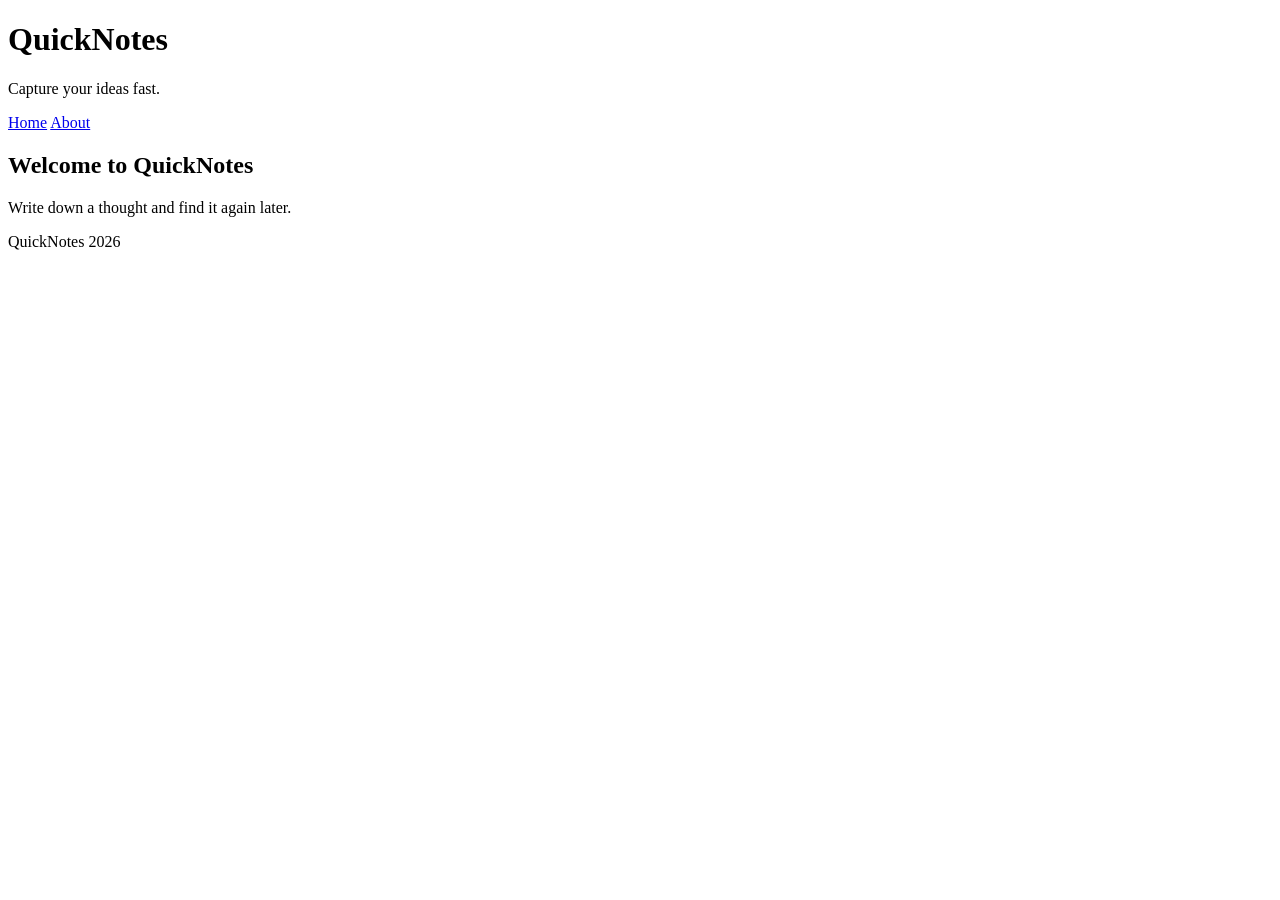
<file: day1/index.html>
<!DOCTYPE html>
<html lang="en">
<head>
  <meta charset="UTF-8">
  <meta name="viewport" content="width=device-width, initial-scale=1.0">
  <title>QuickNotes</title>
</head>
<body>
  <header>
    <h1>QuickNotes</h1>
    <p>Capture your ideas fast.</p>
    <nav>
      <a href="index.html">Home</a>
      <a href="about.html">About</a>
    </nav>
  </header>

  <main>
    <h2>Welcome to QuickNotes</h2>
    <p>Write down a thought and find it again later.</p>
  </main>

  <footer>
    <p>QuickNotes 2026</p>
  </footer>
</body>
</html>
</file>
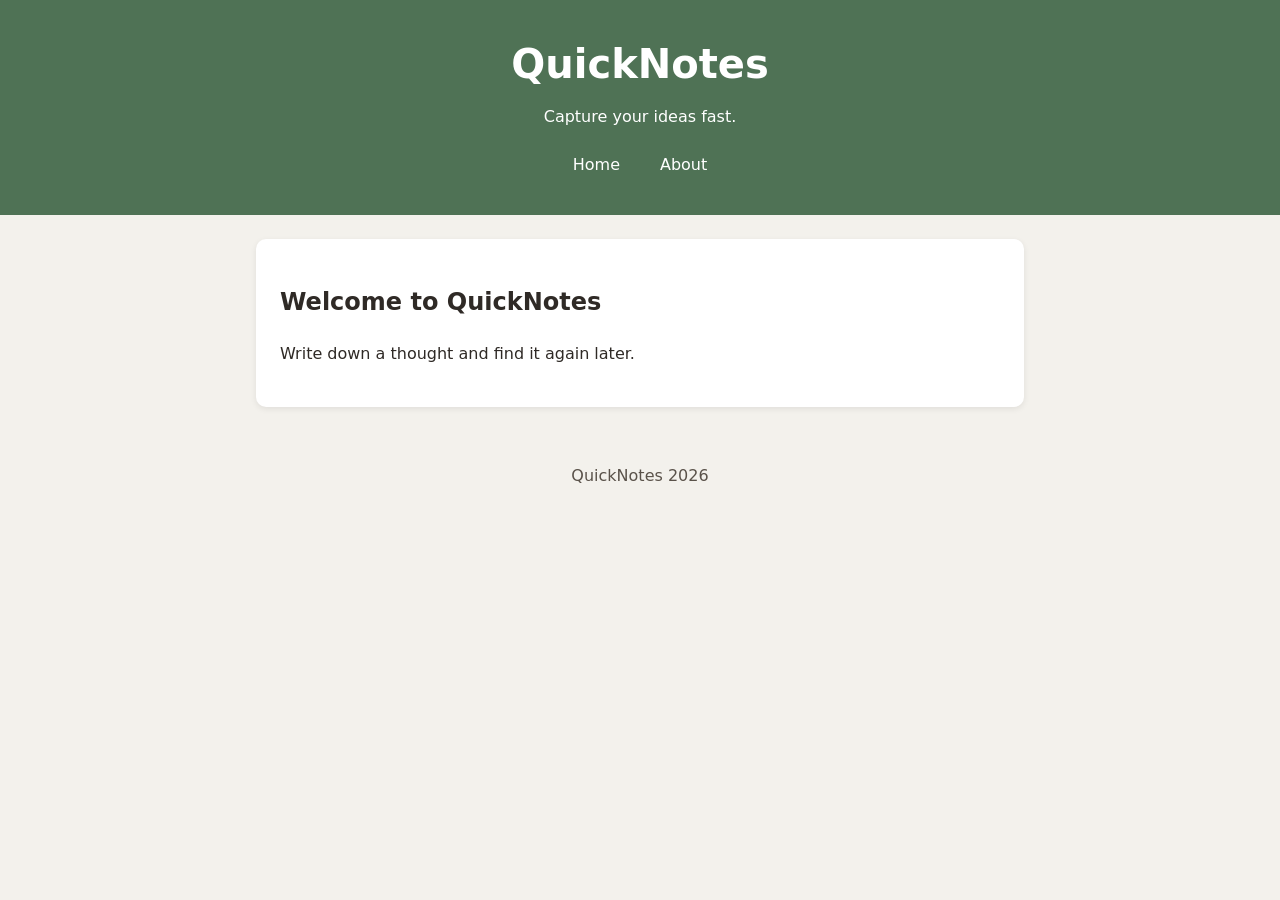
<file: day2/index.html>
<!DOCTYPE html>
<html lang="en">
<head>
  <meta charset="UTF-8">
  <meta name="viewport" content="width=device-width, initial-scale=1.0">
  <title>QuickNotes</title>
  <link rel="stylesheet" href="style.css">
</head>
<body>
  <header>
    <h1>QuickNotes</h1>
    <p>Capture your ideas fast.</p>
    <nav>
      <a href="index.html">Home</a>
      <a href="about.html">About</a>
    </nav>
  </header>

  <main>
    <section>
      <h2>Welcome to QuickNotes</h2>
      <p>Write down a thought and find it again later.</p>
    </section>
  </main>

  <footer>
    <p>QuickNotes 2026</p>
  </footer>
</body>
</html>
</file>
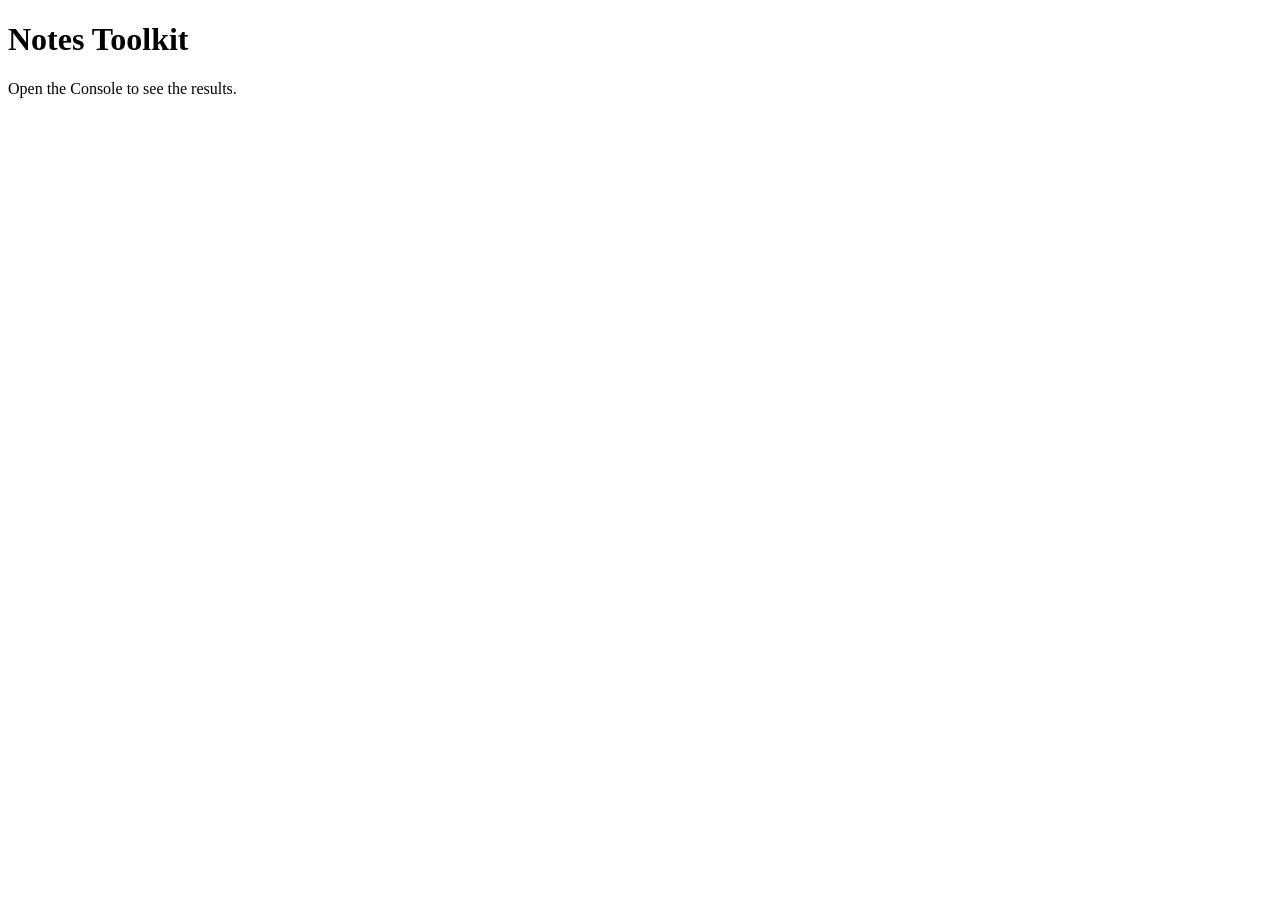
<file: day3/index.html>
<!DOCTYPE html>
<html lang="en">
<head>
  <meta charset="UTF-8">
  <meta name="viewport" content="width=device-width, initial-scale=1.0">
  <title>Notes Toolkit</title>
  <script src="script.js" defer></script>
</head>
<body>
  <h1>Notes Toolkit</h1>
  <p>Open the Console to see the results.</p>
</body>
</html>
</file>
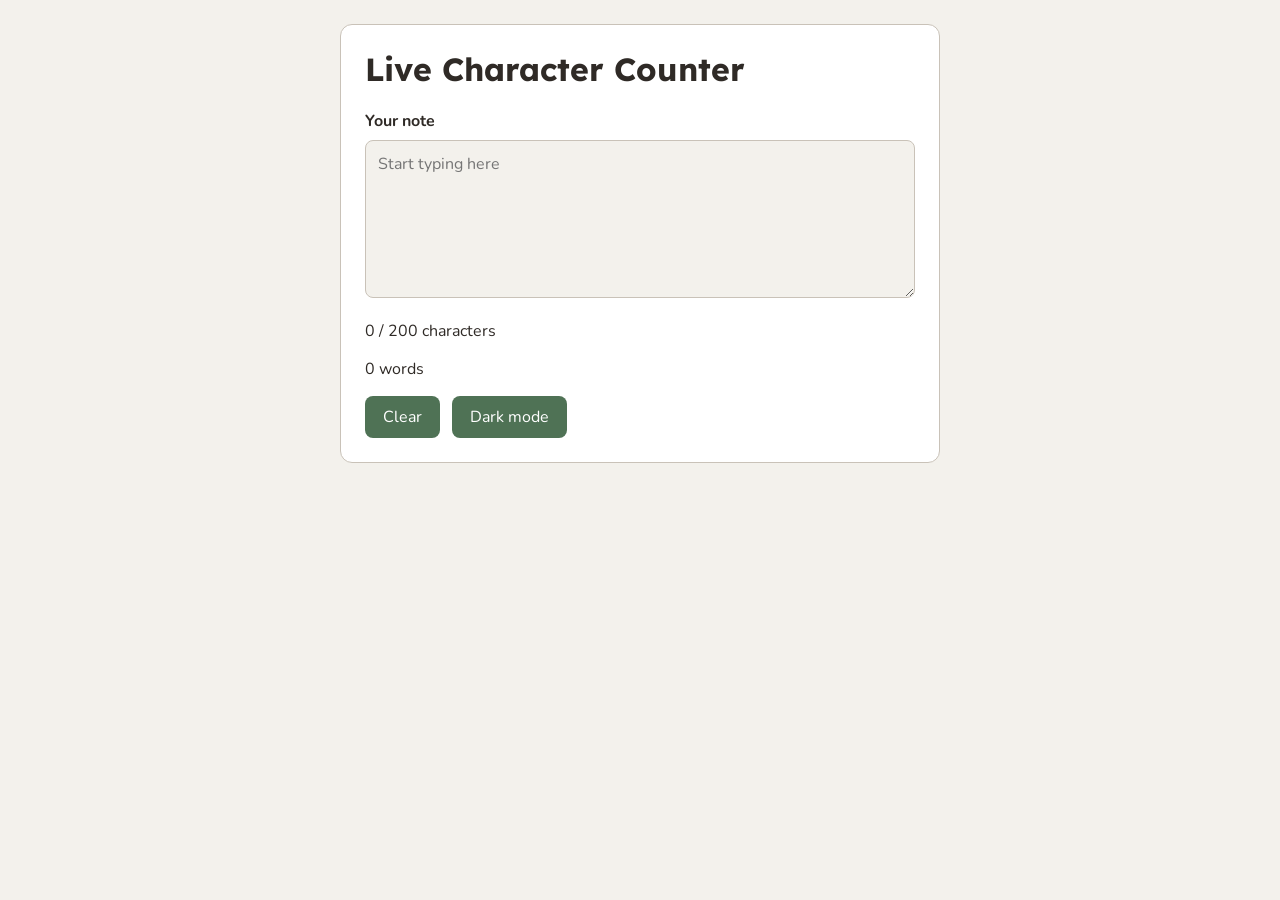
<file: day4/index.html>
<!DOCTYPE html>
<html lang="en">
<head>
  <meta charset="UTF-8">
  <meta name="viewport" content="width=device-width, initial-scale=1.0">
  <title>Live Character Counter</title>
  <link href="https://fonts.googleapis.com/css2?family=Lexend:wght@500;700&family=Nunito:wght@400;700&display=swap" rel="stylesheet">
  <link rel="stylesheet" href="style.css">
  <script src="script.js" defer></script>
</head>
<body>
  <main class="card">
    <h1>Live Character Counter</h1>
    <label for="note-text">Your note</label>
    <textarea id="note-text" rows="6" placeholder="Start typing here"></textarea>
    <p id="char-count">0 / 200 characters</p>
    <p id="word-count">0 words</p>
    <div class="buttons">
      <button id="clear-btn" type="button">Clear</button>
      <button id="theme-toggle" type="button">Dark mode</button>
    </div>
  </main>
</body>
</html>
</file>
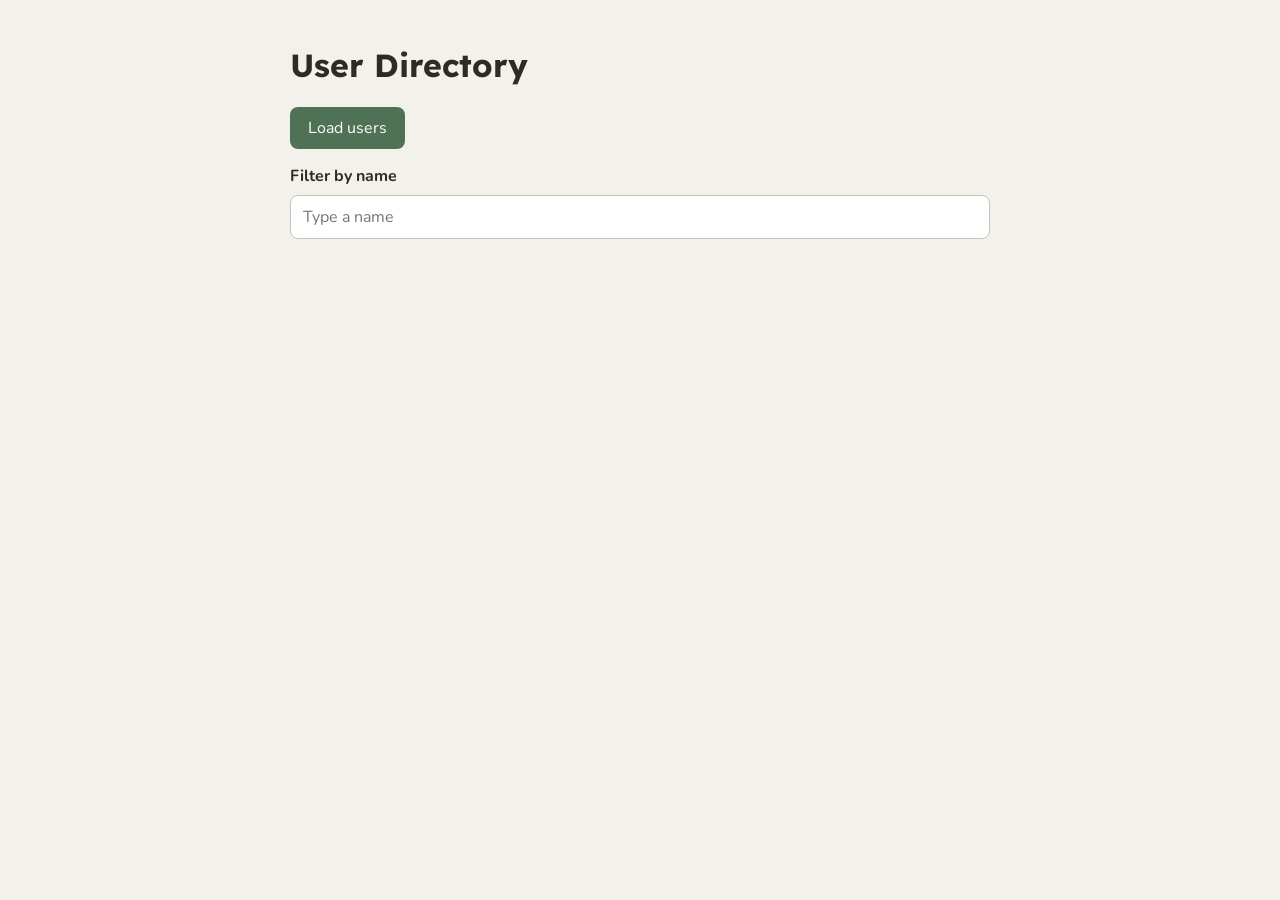
<file: day5/index.html>
<!DOCTYPE html>
<html lang="en">
<head>
  <meta charset="UTF-8">
  <meta name="viewport" content="width=device-width, initial-scale=1.0">
  <title>User Directory</title>
  <link href="https://fonts.googleapis.com/css2?family=Lexend:wght@500;700&family=Nunito:wght@400;700&display=swap" rel="stylesheet">
  <style>
    * {
      box-sizing: border-box;
    }

    body {
      margin: 0;
      padding: 24px 16px;
      font-family: "Nunito", system-ui, sans-serif;
      background: #f3f1ec;
      color: #2f2a26;
    }

    main {
      max-width: 700px;
      margin: 0 auto;
    }

    h1,
    h2 {
      font-family: "Lexend", system-ui, sans-serif;
    }

    label {
      display: block;
      margin-top: 16px;
      font-weight: bold;
    }

    input {
      width: 100%;
      margin-top: 8px;
      padding: 10px 12px;
      font: inherit;
      border: 1px solid #c9c2b8;
      border-radius: 8px;
    }

    button {
      padding: 10px 18px;
      font: inherit;
      background: #4f7255;
      color: #ffffff;
      border: none;
      border-radius: 8px;
      cursor: pointer;
      transition: background-color 0.3s ease;
    }

    button:hover {
      background: #b86f50;
    }

    button:disabled {
      opacity: 0.6;
      cursor: wait;
    }

    #status {
      min-height: 1.5em;
      font-weight: bold;
    }

    .loading {
      color: #5a524a;
    }

    .success {
      color: #4f7255;
    }

    .error {
      color: #c0392b;
    }

    #users-list {
      list-style: none;
      padding: 0;
    }

    .user-card {
      background: #ffffff;
      border-left: 6px solid #4f7255;
      border-radius: 8px;
      padding: 12px 16px;
      margin-bottom: 12px;
      box-shadow: 0 2px 6px rgba(0, 0, 0, 0.08);
    }

    .user-card h2 {
      margin: 0 0 8px;
      font-size: 1.1rem;
    }

    .user-card p {
      margin: 2px 0;
    }

    .empty-message {
      color: #5a524a;
      font-style: italic;
    }
  </style>
  <script src="users.js" defer></script>
</head>
<body>
  <main>
    <h1>User Directory</h1>
    <button id="load-users" type="button">Load users</button>

    <label for="filter-input">Filter by name</label>
    <input type="text" id="filter-input" placeholder="Type a name">

    <p id="status"></p>
    <ul id="users-list"></ul>
  </main>
</body>
</html>
</file>
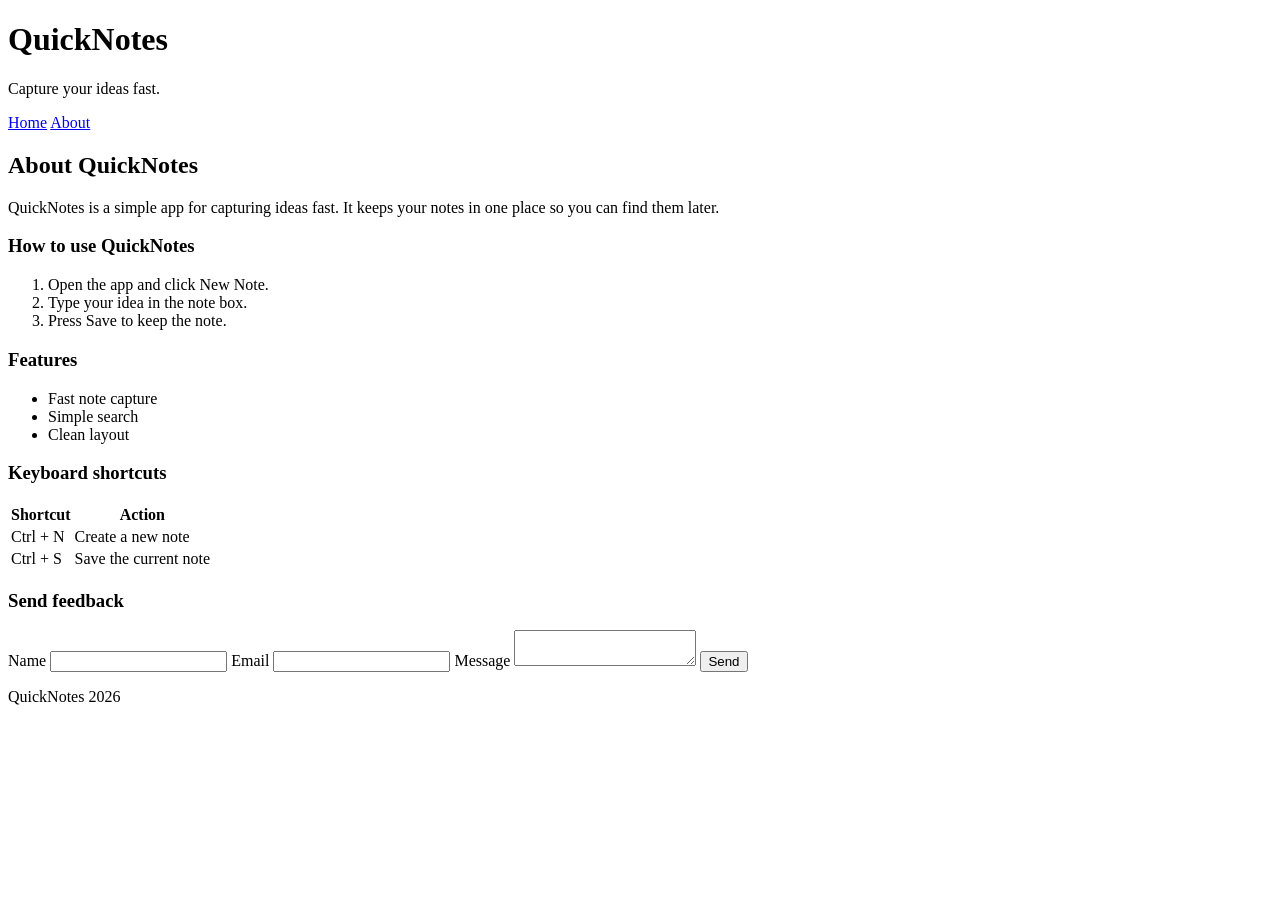
<file: day1/about.html>
<!DOCTYPE html>
<html lang="en">
<head>
  <meta charset="UTF-8">
  <meta name="viewport" content="width=device-width, initial-scale=1.0">
  <title>About QuickNotes</title>
</head>
<body>
  <header>
    <h1>QuickNotes</h1>
    <p>Capture your ideas fast.</p>
    <nav>
      <a href="index.html">Home</a>
      <a href="about.html">About</a>
    </nav>
  </header>

  <main>
    <h2>About QuickNotes</h2>
    <p>QuickNotes is a simple app for capturing ideas fast. It keeps your notes in one place so you can find them later.</p>

    <section>
      <h3>How to use QuickNotes</h3>
      <ol>
        <li>Open the app and click New Note.</li>
        <li>Type your idea in the note box.</li>
        <li>Press Save to keep the note.</li>
      </ol>
    </section>

    <section>
      <h3>Features</h3>
      <ul>
        <li>Fast note capture</li>
        <li>Simple search</li>
        <li>Clean layout</li>
      </ul>
    </section>

    <section>
      <h3>Keyboard shortcuts</h3>
      <table>
        <thead>
          <tr>
            <th>Shortcut</th>
            <th>Action</th>
          </tr>
        </thead>
        <tbody>
          <tr>
            <td>Ctrl + N</td>
            <td>Create a new note</td>
          </tr>
          <tr>
            <td>Ctrl + S</td>
            <td>Save the current note</td>
          </tr>
        </tbody>
      </table>
    </section>

    <section>
      <h3>Send feedback</h3>
      <form>
        <label for="name">Name</label>
        <input type="text" id="name" name="name" required>

        <label for="email">Email</label>
        <input type="email" id="email" name="email" required>

        <label for="message">Message</label>
        <textarea id="message" name="message" required></textarea>

        <button type="submit">Send</button>
      </form>
    </section>
  </main>

  <footer>
    <p>QuickNotes 2026</p>
  </footer>
</body>
</html>
</file>
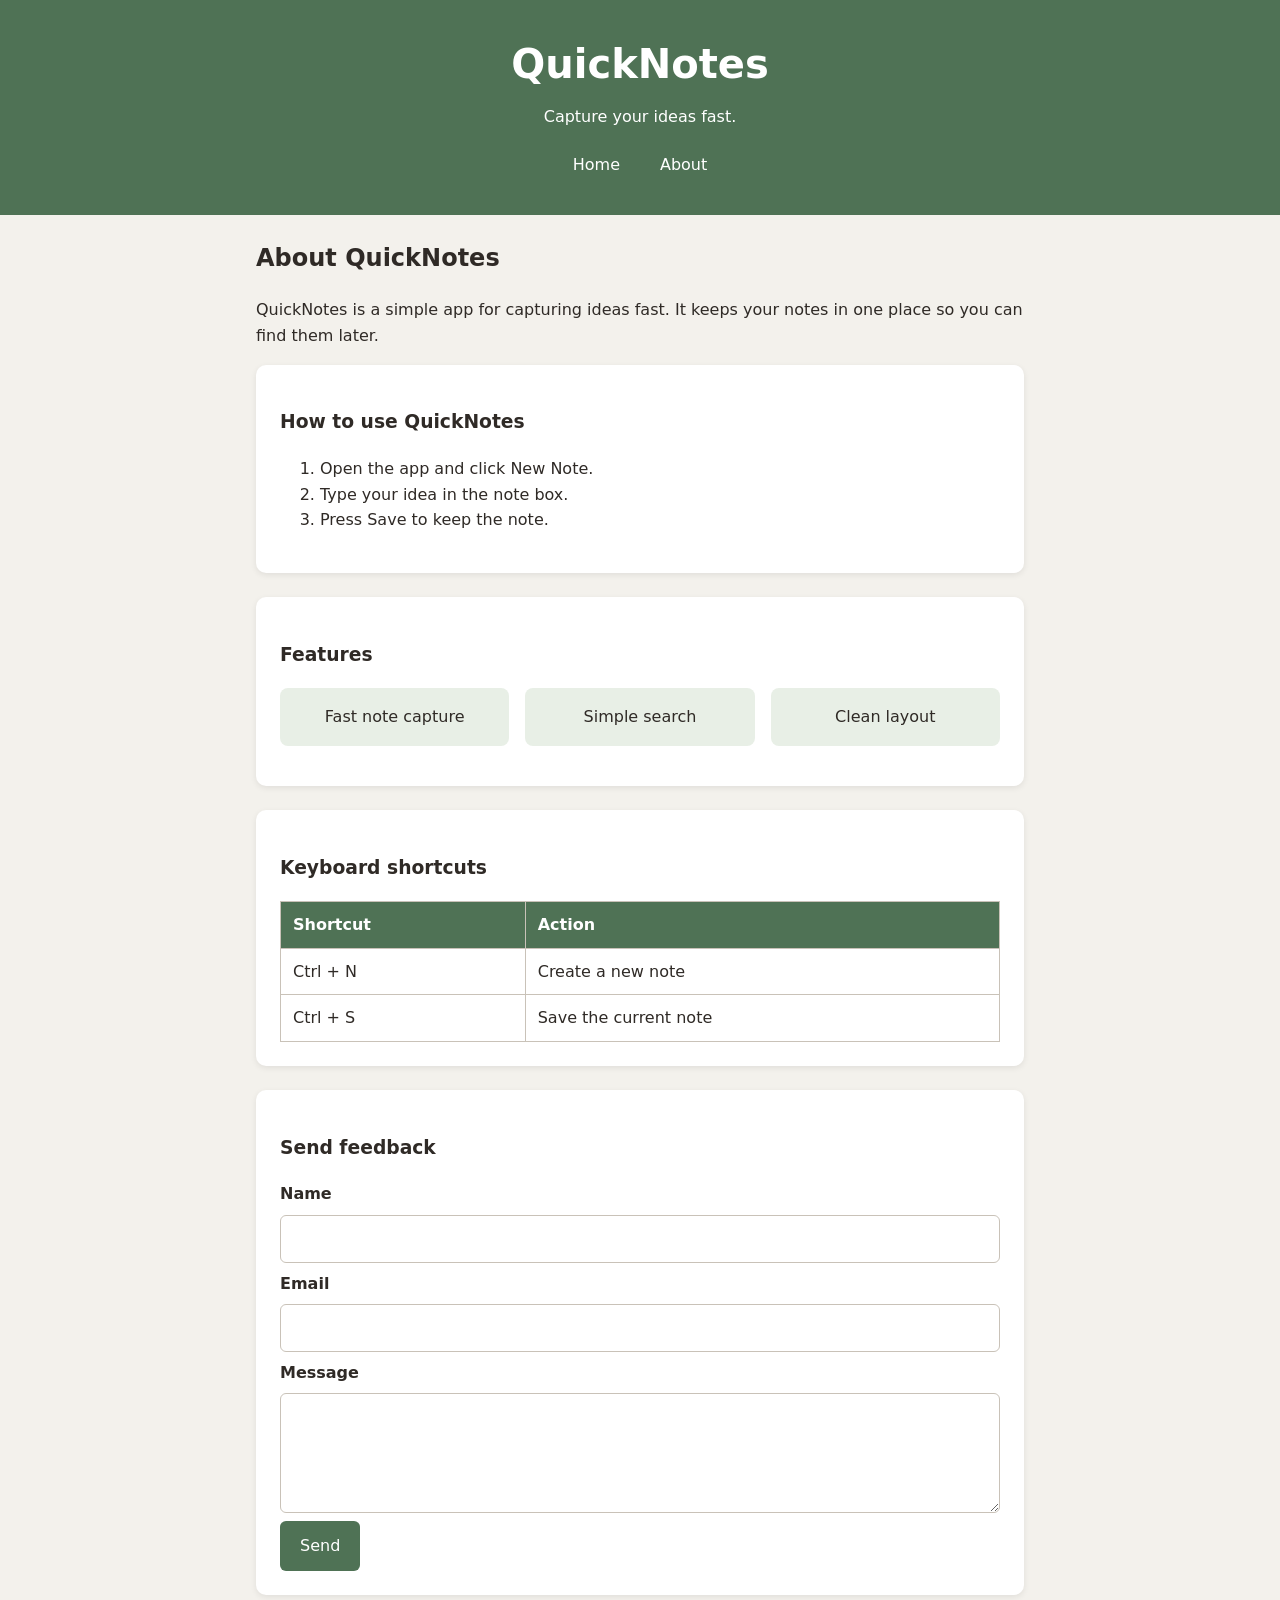
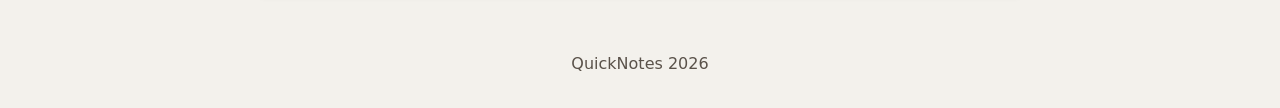
<file: day2/about.html>
<!DOCTYPE html>
<html lang="en">
<head>
  <meta charset="UTF-8">
  <meta name="viewport" content="width=device-width, initial-scale=1.0">
  <title>About QuickNotes</title>
  <link rel="stylesheet" href="style.css">
</head>
<body>
  <header>
    <h1>QuickNotes</h1>
    <p>Capture your ideas fast.</p>
    <nav>
      <a href="index.html">Home</a>
      <a href="about.html">About</a>
    </nav>
  </header>

  <main>
    <h2>About QuickNotes</h2>
    <p>QuickNotes is a simple app for capturing ideas fast. It keeps your notes in one place so you can find them later.</p>

    <section>
      <h3>How to use QuickNotes</h3>
      <ol>
        <li>Open the app and click New Note.</li>
        <li>Type your idea in the note box.</li>
        <li>Press Save to keep the note.</li>
      </ol>
    </section>

    <section>
      <h3>Features</h3>
      <ul class="features">
        <li>Fast note capture</li>
        <li>Simple search</li>
        <li>Clean layout</li>
      </ul>
    </section>

    <section>
      <h3>Keyboard shortcuts</h3>
      <table>
        <thead>
          <tr>
            <th>Shortcut</th>
            <th>Action</th>
          </tr>
        </thead>
        <tbody>
          <tr>
            <td>Ctrl + N</td>
            <td>Create a new note</td>
          </tr>
          <tr>
            <td>Ctrl + S</td>
            <td>Save the current note</td>
          </tr>
        </tbody>
      </table>
    </section>

    <section>
      <h3>Send feedback</h3>
      <form>
        <label for="name">Name</label>
        <input type="text" id="name" name="name" required>

        <label for="email">Email</label>
        <input type="email" id="email" name="email" required>

        <label for="message">Message</label>
        <textarea id="message" name="message" required></textarea>

        <button type="submit">Send</button>
      </form>
    </section>
  </main>

  <footer>
    <p>QuickNotes 2026</p>
  </footer>
</body>
</html>
</file>
<file: day2/style.css>
/* Reset and base */
* {
  box-sizing: border-box;
}

body {
  margin: 0;
  font-family: system-ui, Arial, sans-serif;
  line-height: 1.6;
  background: #f3f1ec;
  color: #2f2a26;
}

/* Header */
header {
  background: #4f7255;
  color: #ffffff;
  text-align: center;
  padding: 32px 16px;
}

header h1 {
  margin: 0 0 8px;
  font-size: 2.5rem;
}

header p {
  margin: 0 0 16px;
}

/* Navigation with Flexbox */
nav {
  display: flex;
  justify-content: center;
  gap: 16px;
}

nav a {
  color: #ffffff;
  text-decoration: none;
  padding: 6px 12px;
  border-radius: 6px;
  transition: background-color 0.3s ease;
}

nav a:hover {
  background-color: #b86f50;
}

/* Centred main and white section cards */
main {
  max-width: 800px;
  margin: 24px auto;
  padding: 0 16px;
}

section {
  background: #ffffff;
  padding: 24px;
  margin-bottom: 24px;
  border-radius: 10px;
  box-shadow: 0 2px 6px rgba(0, 0, 0, 0.08);
}

/* Features as a responsive grid of cards */
.features {
  list-style: none;
  padding: 0;
  display: grid;
  grid-template-columns: repeat(auto-fit, minmax(180px, 1fr));
  gap: 16px;
}

.features li {
  background: #e8efe6;
  padding: 16px;
  border-radius: 8px;
  text-align: center;
}

/* Shortcuts table */
table {
  width: 100%;
  border-collapse: collapse;
}

th,
td {
  border: 1px solid #c9c2b8;
  padding: 10px 12px;
  text-align: left;
}

th {
  background: #4f7255;
  color: #ffffff;
}

/* Feedback form stacked with full width fields */
form {
  display: flex;
  flex-direction: column;
  gap: 8px;
}

label {
  font-weight: bold;
}

input,
textarea {
  width: 100%;
  padding: 10px;
  border: 1px solid #c9c2b8;
  border-radius: 6px;
  font: inherit;
}

textarea {
  min-height: 120px;
  resize: vertical;
}

/* Buttons with a transition */
button {
  align-self: flex-start;
  background: #4f7255;
  color: #ffffff;
  border: none;
  padding: 12px 20px;
  border-radius: 6px;
  font: inherit;
  cursor: pointer;
  transition: background-color 0.3s ease, transform 0.2s ease;
}

button:hover {
  background: #b86f50;
  transform: translateY(-2px);
}

/* Footer */
footer {
  text-align: center;
  padding: 16px;
  color: #5a524a;
}

/* Small screens */
@media (max-width: 600px) {
  header {
    padding: 16px 12px;
  }

  header h1 {
    font-size: 1.6rem;
  }

  main {
    margin: 16px auto;
  }

  section {
    padding: 16px;
  }
}
</file>
<file: day4/style.css>
:root {
  --bg: #f3f1ec;
  --card: #ffffff;
  --text: #2f2a26;
  --border: #c9c2b8;
  --accent: #4f7255;
  --accent-hover: #b86f50;
  --button-text: #ffffff;
  --warning-color: #e67e22;
  --over-color: #c0392b;
}

body.dark {
  --bg: #1f2420;
  --card: #2a312b;
  --text: #ece8e1;
  --border: #4a544b;
  --accent: #7fa886;
  --accent-hover: #d08a6b;
  --button-text: #1f2420;
}

* {
  box-sizing: border-box;
}

body {
  margin: 0;
  padding: 24px 16px;
  font-family: "Nunito", system-ui, sans-serif;
  background: var(--bg);
  color: var(--text);
  transition: background-color 0.3s ease, color 0.3s ease;
}

h1 {
  font-family: "Lexend", system-ui, sans-serif;
  margin-top: 0;
}

.card {
  max-width: 600px;
  margin: 0 auto;
  padding: 24px;
  background: var(--card);
  border: 1px solid var(--border);
  border-radius: 12px;
}

label {
  display: block;
  font-weight: bold;
  margin-bottom: 8px;
}

textarea {
  width: 100%;
  padding: 12px;
  font: inherit;
  background: var(--bg);
  color: var(--text);
  border: 1px solid var(--border);
  border-radius: 8px;
  resize: vertical;
}

.buttons {
  display: flex;
  gap: 12px;
  margin-top: 16px;
}

button {
  padding: 10px 18px;
  font: inherit;
  background: var(--accent);
  color: var(--button-text);
  border: none;
  border-radius: 8px;
  cursor: pointer;
  transition: background-color 0.3s ease;
}

button:hover {
  background: var(--accent-hover);
}

.warning {
  color: var(--warning-color);
}

.over {
  color: var(--over-color);
  font-weight: bold;
}
</file>
